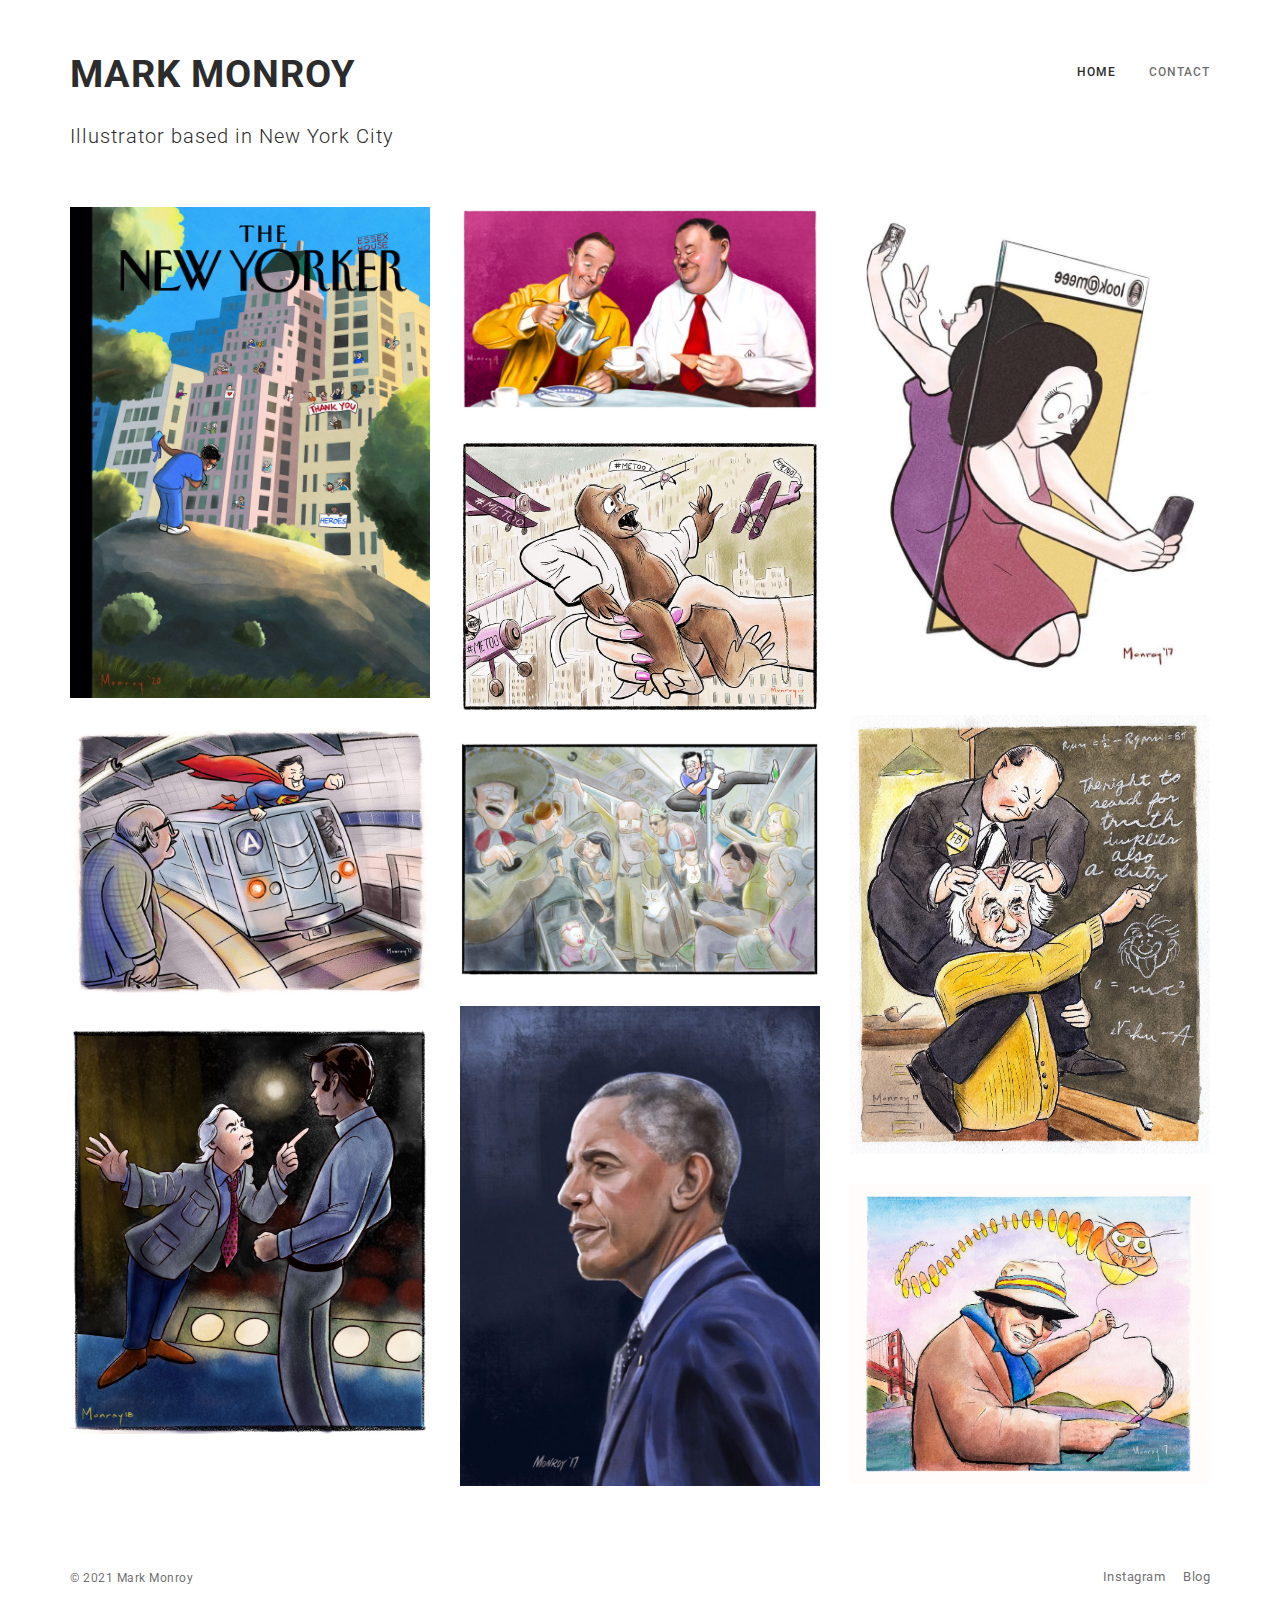
<file: index.html>
<!DOCTYPE html>
<html dir="ltr" lang="en-US">
  <head>
    <meta content="text/html; charset=utf-8" http-equiv="content-type">
    <!-- Metas -->
    <meta name="viewport" content="width=device-width, initial-scale=1.0">
    <meta name="author" content="CaliberThemes">
    <!-- Links -->
    <link rel="icon" type="image/png" href="images/favicon.png">
    <link href="https://fonts.googleapis.com/css?family=Roboto:300,400,500,700"
      rel="stylesheet">
    <link href="css/bootstrap.css" rel="stylesheet" type="text/css">
    <link href="css/ionicons.css" rel="stylesheet" type="text/css">
    <link href="css/cubeportfolio.css" rel="stylesheet" type="text/css">
    <link href="css/owl.carousel.css" rel="stylesheet" type="text/css">
    <link href="style.css" rel="stylesheet" type="text/css">
    <!-- Document Title -->
    <title>Mark Monroy</title>
  </head>
  <body>
    <!-- Page Wrapper -->
    <div id="page-wrapper">
      <!-- Header -->
      <header id="header" class="standard">
        <div class="header-wrapper">
          <div class="container">
            <div id="logo"> <a href="index.html"> <!--<img src="images/logo.png" alt="Logo">-->
				 <h1 class="heading" style="font-weight:700;">MARK MONROY</h1></a></div>
            <span id="menu-trigger"><span></span></span>
            <nav id="main-menu">
              <ul>
                <li><a href="index.html" class="active">
                    <div>HOME</div>
                  </a> </li>
               <!-- <li><a href="about.html">
                    <div>ABOUT</div>
                  </a> </li>-->
                <li><a href="contact.html">
                    <div>CONTACT</div>
                  </a> </li>
              </ul>
            </nav>
          </div>
        </div>
      </header>
      <!-- Header Ends -->
      <!-- Content Wrapper -->
      <div id="content-wrapper">
        <!-- Main Wrapper -->
        <div id="main-wrapper">
          <div class="container">
            <div class="row">
              <div class="col-sm-12">
                <div class="page-title">
                  <h4 class="heading">Illustrator based in New York City</h4>
                </div>
                <!-- Portfolio Wrap -->
                <div class="portfolio-wrap">
                 

                  <!-- Portfolio Filter -->
<!--- Disabled for now
                  <div id="filters-container" class="cbp-l-filters-text text-left">
                    <div data-filter="*" class="cbp-filter-item-active cbp-filter-item">
                      All </div>
                    <div data-filter=".editorial" class="cbp-filter-item">
                      Editorial </div>
                    <div data-filter=".comics" class="cbp-filter-item"> Comics </div>
                    <div data-filter=".sketches" class="cbp-filter-item">
                      Sketches </div>
                    <div data-filter=".fine-art" class="cbp-filter-item"> Fine
                      Art </div>
                  </div>
-->
                  <!-- Portfolio Filter -->
                  
                                    <!-- Portfolio Items -->
                                    <div id="portfolio-container" class="cbp" data-layoutmode="grid" data-gaphorizontal="30" data-gapvertical="30" data-captionanimation="zoom" data-animationtype="quicksand">

<!-- Do not edit below here -->  


<!-- Start Item 11 -->   
                                        <div class="cbp-item editorial">
                                            <a href="images/portfolio/mm/7pm_cheers.jpg" class="cbp-caption cbp-lightbox" data-title="The Plague's The Thing'">
                                                <div class="cbp-caption-defaultWrap">
                                                    <img src="images/portfolio/mm/7pm_cheers.jpg" alt="">
                                                </div>
                                                <div class="cbp-caption-activeWrap">
                                                    <div class="cbp-l-caption-alignLeft">
                                                        <div class="cbp-l-caption-body">
                                                            <div class="cbp-l-caption-title">The Plague's The Thing</div>
                                                            <div class="cbp-l-caption-desc">Fake/spec New Yorker cover; my take on New York's nightly ritual thanking essential workers. Digital.</div>
                                                        </div>
                                                    </div>
                                                </div>
                                            </a>
                                        </div>
<!-- End Item 11 --> 


<!-- Start Item 10 -->   
                                        <div class="cbp-item editorial">
                                            <a href="images/portfolio/mm/stan_ollie.jpg" class="cbp-caption cbp-lightbox" data-title="A Final Nice Mess">
                                                <div class="cbp-caption-defaultWrap">
                                                    <img src="images/portfolio/mm/stan_ollie.jpg" alt="">
                                                </div>
                                                <div class="cbp-caption-activeWrap">
                                                    <div class="cbp-l-caption-alignLeft">
                                                        <div class="cbp-l-caption-body">
                                                            <div class="cbp-l-caption-title">A Final Nice Mess</div>
                                                            <div class="cbp-l-caption-desc">I really enjoyed the recent film “Stan and Ollie” starring Steve Coogan and John C. Reilly as the title characters. Digital.</div>
                                                        </div>
                                                    </div>
                                                </div>
                                            </a>
                                        </div>
<!-- End Item 10 -->   

<!-- Start Item 9 -->   
                                        <div class="cbp-item editorial">
                                            <a href="images/portfolio/mm/pay_no_attention.jpg" class="cbp-caption cbp-lightbox" data-title="Pay No Attention">
                                                <div class="cbp-caption-defaultWrap">
                                                    <img src="images/portfolio/mm/pay_no_attention.jpg" alt="">
                                                </div>
                                                <div class="cbp-caption-activeWrap">
                                                    <div class="cbp-l-caption-alignLeft">
                                                        <div class="cbp-l-caption-body">
                                                            <div class="cbp-l-caption-title">Pay No Attention to the Woman Behind That Selfie</div>
                                                            <div class="cbp-l-caption-desc">Inspired by an article about the pitfalls of social media. Digital.</div>
                                                        </div>
                                                    </div>
                                                </div>
                                            </a>
                                        </div>
<!-- End Item 9 -->   

<!-- Start Item 8 -->   
                                        <div class="cbp-item editorial">
                                            <a href="images/portfolio/mm/kong.jpg" class="cbp-caption cbp-lightbox" data-title="It Was Unity Killed the Beast">
                                                <div class="cbp-caption-defaultWrap">
                                                    <img src="images/portfolio/mm/kong.jpg" alt="">
                                                </div>
                                                <div class="cbp-caption-activeWrap">
                                                    <div class="cbp-l-caption-alignLeft">
                                                        <div class="cbp-l-caption-body">
                                                            <div class="cbp-l-caption-title">It Was Unity Killed the Beast</div>
                                                            <div class="cbp-l-caption-desc">I love old movies, but I’m happy to see all these handsy gorillas getting what fer. Digital.</div>
                                                        </div>
                                                    </div>
                                                </div>
                                            </a>
                                        </div>
<!-- End Item 8 -->    



<!-- Start Item 7 -->   
                                        <div class="cbp-item editorial">
                                            <a href="images/portfolio/mm/einstein_hoover.jpg" class="cbp-caption cbp-lightbox" data-title="Einstein">
                                                <div class="cbp-caption-defaultWrap">
                                                    <img src="images/portfolio/mm/einstein_hoover.jpg" alt="">
                                                </div>
                                                <div class="cbp-caption-activeWrap">
                                                    <div class="cbp-l-caption-alignLeft">
                                                        <div class="cbp-l-caption-body">
                                                            <div class="cbp-l-caption-title">Einstein</div>
                                                            <div class="cbp-l-caption-desc">Having his space invaded by J. Edgar Hoover, who thought he was a dirty commie. Ink and watercolor.</div>
                                                        </div>
                                                    </div>
                                                </div>
                                            </a>
                                        </div>
<!-- End Item 7 -->    

<!-- Start Item 6 -->   
<!-- Rotate Out                                        <div class="cbp-item editorial">
                                            <a href="images/portfolio/mm/colbert.jpg" class="cbp-caption cbp-lightbox" data-title="Stephen Colbert">
                                                <div class="cbp-caption-defaultWrap">
                                                    <img src="images/portfolio/mm/colbert.jpg" alt="">
                                                </div>
                                                <div class="cbp-caption-activeWrap">
                                                    <div class="cbp-l-caption-alignLeft">
                                                        <div class="cbp-l-caption-body">
                                                            <div class="cbp-l-caption-title">Stephen Colbert</div>
                                                            <div class="cbp-l-caption-desc">Late-night comfort TV. Digital.</div>
                                                        </div>
                                                    </div>
                                                </div>
                                            </a>
                                        </div>

-->
<!-- End Item 6 -->

<!-- Start Item 5 -->   
<!-- Rotate Out 						<div class="cbp-item editorial">
                                            <a href="images/portfolio/mm/princess_julia.jpg" class="cbp-caption cbp-lightbox" data-title="Princess Julia">
                                                <div class="cbp-caption-defaultWrap">
                                                    <img src="images/portfolio/mm/princess_julia.jpg" alt="">
                                                </div>
                                                <div class="cbp-caption-activeWrap">
                                                    <div class="cbp-l-caption-alignLeft">
                                                        <div class="cbp-l-caption-body">
                                                            <div class="cbp-l-caption-title">Princess Julia</div>
                                                            <div class="cbp-l-caption-desc">I illustrated an 8 page storybook starring a girl with special needs, as shown in the NBC home makeover series <i>George to the Rescue</i>. Digital.</div>
                                                        </div>
                                                    </div>
                                                </div>
                                            </a>
                                        </div>
-->
<!-- End Item 5 -->    

<!-- Start Item 4 -->   
                                        <div class="cbp-item editorial">
                                            <a href="images/portfolio/mm/subway_superman.jpg" class="cbp-caption cbp-lightbox" data-title="Subway Superman">
                                                <div class="cbp-caption-defaultWrap">
                                                    <img src="images/portfolio/mm/subway_superman.jpg" alt="">
                                                </div>
                                                <div class="cbp-caption-activeWrap">
                                                    <div class="cbp-l-caption-alignLeft">
                                                        <div class="cbp-l-caption-body">
                                                            <div class="cbp-l-caption-title">Subway Superman</div>
                                                            <div class="cbp-l-caption-desc">Inspired by an article about people who live in a world built of their own imagination. Digital.</div>
                                                        </div>
                                                    </div>
                                                </div>
                                            </a>
                                        </div>
<!-- End Item 4 -->    

<!-- Start Item 3 -->   
                                        <div class="cbp-item editorial">
                                            <a href="images/portfolio/mm/see_something.jpg" class="cbp-caption cbp-lightbox" data-title="If You See Something">
                                                <div class="cbp-caption-defaultWrap">
                                                    <img src="images/portfolio/mm/see_something.jpg" alt="">
                                                </div>
                                                <div class="cbp-caption-activeWrap">
                                                    <div class="cbp-l-caption-alignLeft">
                                                        <div class="cbp-l-caption-body">
                                                            <div class="cbp-l-caption-title">If You See Something, Draw Something.</div>
                                                            <div class="cbp-l-caption-desc">My alter ego finds himself enthralled with the characters on a packed subway car. Digital.</div>
                                                        </div>
                                                    </div>
                                                </div>
                                            </a>
                                        </div>
<!-- End Item 3 -->    

<!-- Start Item 2 -->   
                                        <div class="cbp-item fine-art">
                                            <a href="images/portfolio/mm/obama17.jpg" class="cbp-caption cbp-lightbox" data-title="Barack Obama">
                                                <div class="cbp-caption-defaultWrap">
                                                    <img src="images/portfolio/mm/obama17.jpg" alt="">
                                                </div>
                                                <div class="cbp-caption-activeWrap">
                                                    <div class="cbp-l-caption-alignLeft">
                                                        <div class="cbp-l-caption-body">
                                                            <div class="cbp-l-caption-title">Barack Obama</div>
                                                            <div class="cbp-l-caption-desc">44th and final President of the United States. Digital.</div>
                                                        </div>
                                                    </div>
                                                </div>
                                            </a>
                                        </div>
<!-- End Item 2 -->    

<!-- Start Item 1 -->   
                                        <div class="cbp-item editorial">
                                            <a href="images/portfolio/mm/barry_henry.jpg" class="cbp-caption cbp-lightbox" data-title="Sit On It Once More, With Feeling">
                                                <div class="cbp-caption-defaultWrap">
                                                    <img src="images/portfolio/mm/barry_henry.jpg" alt="">
                                                </div>
                                                <div class="cbp-caption-activeWrap">
                                                    <div class="cbp-l-caption-alignLeft">
                                                        <div class="cbp-l-caption-body">
                                                            <div class="cbp-l-caption-title">Sit On It Once More, With Feeling</div>
                                                            <div class="cbp-l-caption-desc">Loving "Barry" on HBO, and its many scene-stealers, especially Henry Winkler as over-the-top acting instructor Gene Cousineau. Digital.</div>
                                                        </div>
                                                    </div>
                                                </div>
                                            </a>
                                        </div>
<!-- End Item 1 --> 

<!-- Start Item 0 -->   
                                        <div class="cbp-item editorial">
                                            <a href="images/portfolio/mm/tyrus_wong.jpg" class="cbp-caption cbp-lightbox" data-title="Tyrus Wong">
                                                <div class="cbp-caption-defaultWrap">
                                                    <img src="images/portfolio/mm/tyrus_wong.jpg" alt="">
                                                </div>
                                                <div class="cbp-caption-activeWrap">
                                                    <div class="cbp-l-caption-alignLeft">
                                                        <div class="cbp-l-caption-body">
                                                            <div class="cbp-l-caption-title">Tyrus Wong</div>
                                                            <div class="cbp-l-caption-desc">Famed Disney layout artist and late-in-life kite maker. Ink and watercolor.</div>
                                                        </div>
                                                    </div>
                                                </div>
                                            </a>
                                        </div>
<!-- End Item 0 --> 

<!-- Do not edit above here -->  
                                    </div>
                                    <!-- Portfolio Items Ends -->                  


 								</div>
                <!-- Portfolio Wrap Ends --> </div>
            </div>
          </div>
        </div>
        <!-- Main Wrapper Ends -->
        <!-- Footer -->
        <footer id="footer" class="standard">
          <div class="container">
            <div class="row">
              <div class="col-xs-12 col-sm-6">
                <div class="copyrights">
                  <p>&COPY; 2021 Mark Monroy</p>
                </div>
              </div>
              <div class="col-xs-12 col-sm-6">
                <div class="footer-socials">
                	<a href="https://www.instagram.com/mmsketch/">Instagram</a> <a href="https://art.markmonroy.com">Blog</a>
                </div>
              </div>
            </div>
          </div>
        </footer>
        <!-- Footer Ends --> </div>
      <!-- Content Wrapper Ends --> </div>
    <!-- Page Wrapper Ends -->
    <!-- Scripts -->
    <script src="js/jquery-1.12.4.min.js"></script>
    <script src="js/superfish.js"></script>
    <script src="js/cubeportfolio.min.js"></script>
    <script src="js/owl.carousel.min.js"></script>
    <script src="js/main.js"></script>
    <!-- Scripts Ends -->
  </body>
</html>
</file>
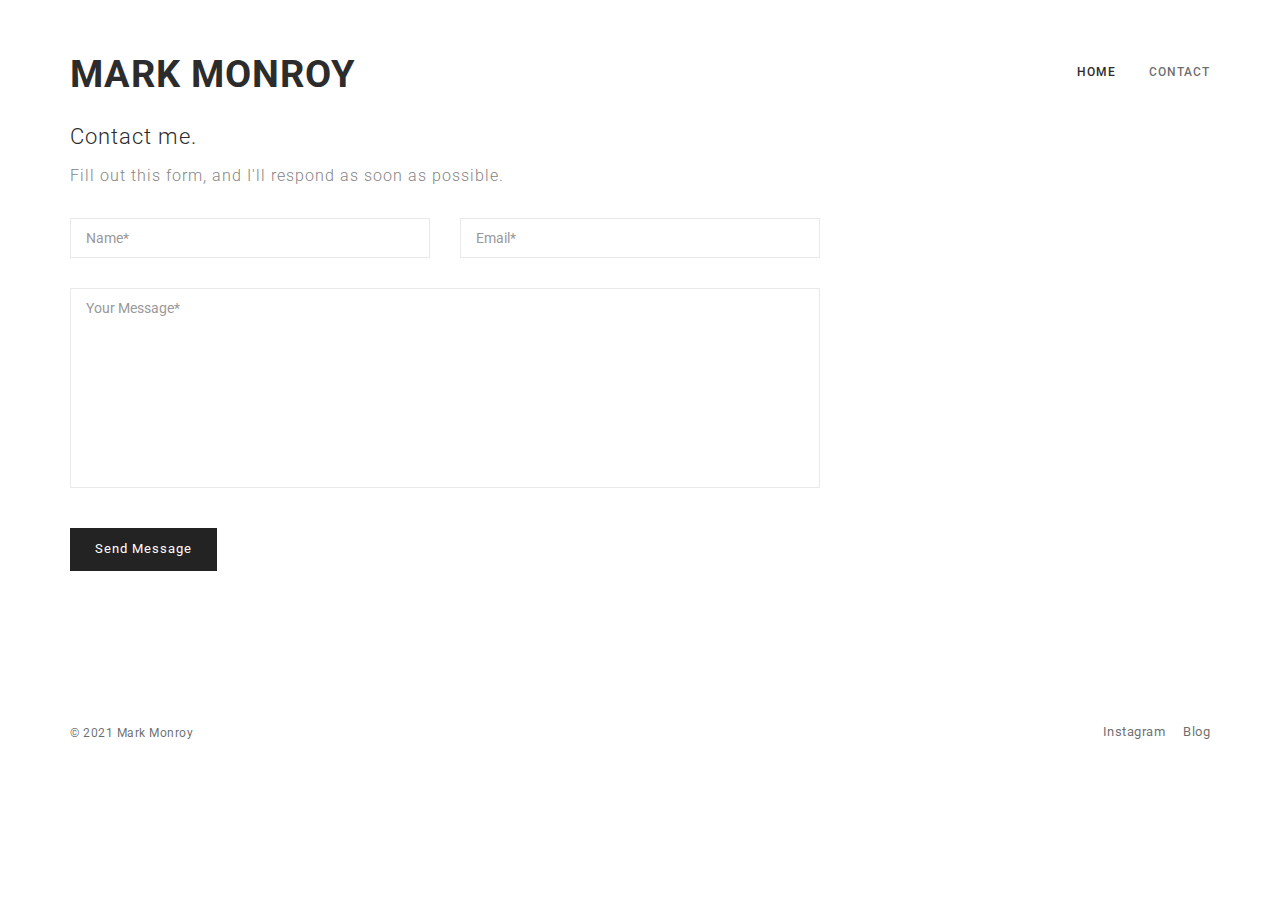
<file: contact.html>
<!DOCTYPE html>
<html dir="ltr" lang="en-US">
 <head>
    <meta content="text/html; charset=utf-8" http-equiv="content-type">
    <!-- Metas -->
    <meta name="viewport" content="width=device-width, initial-scale=1.0">
    <meta name="author" content="CaliberThemes">
    <!-- Links -->
    <link rel="icon" type="image/png" href="images/favicon.png">
    <link href="https://fonts.googleapis.com/css?family=Roboto:300,400,500,700"
      rel="stylesheet">
    <link href="css/bootstrap.css" rel="stylesheet" type="text/css">
    <link href="css/ionicons.css" rel="stylesheet" type="text/css">
    <link href="css/cubeportfolio.css" rel="stylesheet" type="text/css">
    <link href="css/owl.carousel.css" rel="stylesheet" type="text/css">
    <link href="style.css" rel="stylesheet" type="text/css">
    <!-- Document Title -->
    <title>Mark Monroy</title>
  </head>
  <body>
    <!-- Page Wrapper -->
    <div id="page-wrapper">
      <!-- Header -->
      <header id="header" class="standard">
        <div class="header-wrapper">
          <div class="container">
            <div id="logo"> <a href="index.html"> <!--<img src="images/logo.png" alt="Logo">-->
				 <h1 class="heading" style="font-weight:700;">MARK MONROY</h1></a></div>
            <span id="menu-trigger"><span></span></span>
            <nav id="main-menu">
              <ul>
                <li><a href="index.html" class="active">
                    <div>HOME</div>
                  </a> </li>
               <!-- <li><a href="about.html">
                    <div>ABOUT</div>
                  </a> </li>-->
                <li><a href="contact.html">
                    <div>CONTACT</div>
                  </a> </li>
              </ul>
            </nav>
          </div>
        </div>
      </header>
      <!-- Header Ends -->

            <!-- Content Wrapper -->
            <div id="content-wrapper">

                <!-- Main Wrapper -->
                <div id="main-wrapper">
                    <div class="container">
                        <div class="row">
                            <div class="col-sm-12">
                                <div class="page-title has-description">
                                    <h3>Contact me.</h3>
                                    <p>Fill out this form, and I'll respond as soon as possible.</p>
                                </div>
                            </div>
                            <div class="col-sm-8 col-md-8">
                                <form method="POST" action="https://formspree.io/f/xyybaoyb" id="contact-form" class="contact-form">
                                    <div class="form-process"></div>
                                    <div class="col-sm-6 no-padding-left form-control-wrap">
                                        <input id="name" class="form-control" placeholder="Name*" name="name" type="text">
                                        <span class="name contact-error-msg">Please fill in the required field.</span>
                                    </div>
                                    <div class="col-sm-6 no-padding-right form-control-wrap">
                                        <input id="email" class="form-control" placeholder="Email*" name="email" type="email" >
                                        <span class="email contact-error-msg">Please enter a valid email address.</span>
                                    </div>
                                    <div class="col-sm-12 no-padding-left no-padding-right form-control-wrap">
                                        <textarea id="message" class="form-control" placeholder="Your Message*" name="message"  ></textarea>
                                        <span class="message contact-error-msg">Please fill in the required field.</span>
                                    </div>
                                    <div class="form-submit">
                                        <button name="submit" type="submit" id="submit">Send Message</button>
                                    </div>
                                    <br>
                                    <span class="contact-failed">Message not sent, Please try again.</span>
                                    <span class="contact-success">Message sent successfully.</span>
                                </form>
                            </div>
                            <div class="col-sm-4 col-md-4">
                                <div class="contact-info">
                                    <!-- DNU <div>
                                        <span>Email</span>
                                        kraft@gmail.com
                                    </div>
                                    <div>
                                        <span>Phone</span>
                                        022844 998 234
                                    </div>
                                    <address>
                                        <span>Address</span>
                                        833 Indian Summer Court<br>Carol Stream, IL 60188
                                    </address> -->   
                                </div>
                            </div>
                        </div>
                    </div>
                </div>    
                <!-- Main Wrapper Ends -->

                <!-- Footer -->
                <footer id="footer" class="standard">
                    <div class="container">
                        <div class="row">
                            <div class="col-xs-12 col-sm-6">
                                <div class="copyrights">
                                    <p>&COPY; 2021 Mark Monroy</p>
                                </div>
                            </div>
						  <div class="col-xs-12 col-sm-6">
							<div class="footer-socials">
								<a href="https://www.instagram.com/mmsketch/">Instagram</a> <a href="https://art.markmonroy.com">Blog</a>
							</div>
						  </div>
                        </div>
                    </div>
                </footer>
                <!-- Footer Ends -->

            </div>
            <!-- Content Wrapper Ends -->

        </div> 
        <!-- Page Wrapper Ends -->
        
        <!-- Scripts -->
        <script src="js/jquery-1.12.4.min.js"></script>
        <script src="js/superfish.js"></script>
        <script src="js/cubeportfolio.min.js"></script>
        <script src="js/owl.carousel.min.js"></script>
        <!--<script src="js/main.js"></script>-->
        <!-- Scripts Ends -->
    </body>
</html>
</file>
<file: style.css>
/*-----------------------------------------------------------
    Theme Name: Kraft
    Theme URI: http://demo.caliberthemes.com/html/kraft/demo.html 
    Description: Minimal Portfolio Template
    Author: CaliberThemes
    Author URI: https://themeforest.net/user/caliberthemes
    Version: 1.3
-------------------------------------------------------------*/
/*-----------------------------------------------------------
    1  Basic
    2  Typography
    3  Helper 
    4  Header
    5  Contents
    6  Carousel  
    7  Button
    8  Portfolio
    9  Project Single
    10 Forms
    11 Contact & Address
    12 Blog
    13 Blog Single
    14 Comments
    15 Footer
    16 Responsive 
-------------------------------------------------------------*/
/*-----------------------------------------------------------
    Basic 
-------------------------------------------------------------*/
dl, dt, dd, ol, ul, li {
  margin: 0;
  padding: 0;
}

a {
  font-size: 12px;
  font-weight: 500;
  color: #2c2c2c;
  text-decoration: none;
  letter-spacing: 1px;
}
a:hover {
  color: rgba(44, 44, 44, 0.8);
  text-decoration: none;
}

img {
  max-width: 100%;
}

h1, h2, h3, h4, h5, h6 {
  color: #2c2c2c;
  margin-top: 0;
  margin-bottom: 15px;
  letter-spacing: 1px;
  font-weight: 300;
}

::selection {
  background: #2c2c2c;
  color: #fff;
  text-shadow: none;
}

::-moz-selection {
  background: #2c2c2c;
  color: #fff;
  text-shadow: none;
}

::-webkit-selection {
  background: #2c2c2c;
  color: #fff;
  text-shadow: none;
}

:active,
:focus {
  outline: none !important;
}

/*-----------------------------------------------------------
    Typography 
-------------------------------------------------------------*/
body {
  font-family: 'Roboto', sans-serif;
}

h1 {
  font-size: 28px;
  font-weight: 500;
}
h1.heading {
  font-size: 38px;
  font-weight: 300;
  line-height: 48px;
}

h2 {
  font-size: 24px;
}
h2.title {
  font-size: 28px;
}

h3 {
  font-size: 22px;
}

h4 {
  font-size: 20px;
}

h5 {
  font-size: 18px;
}

h6 {
  font-size: 16px;
}

p {
  font-size: 16px;
  font-weight: 300;
  line-height: 24px;
  letter-spacing: 1px;
  color: #848484;
  margin-bottom: 15px;
}
p.body-text {
  font-size: 18px;
  line-height: 30px;
}

li {
  font-size: 15px;
  font-weight: 300;
  color: #848484;
  margin-bottom: 10px;
  letter-spacing: 1px;
}

blockquote {
  font-weight: 500;
  font-size: 22px;
  color: #2c2c2c;
  letter-spacing: 1px;
  border-left-width: 3px;
  padding: 20px 30px;
  background: #f8f8f8;
}

/*-----------------------------------------------------------
    Helper Classes 
-------------------------------------------------------------*/
.no-padding-left {
  padding-left: 0 !important;
}

.no-padding-right {
  padding-right: 0 !important;
}

.no-margin-top {
  margin-top: 0 !important;
}

.no-margin-bottom {
  margin-bottom: 0 !important;
}

.margin-top-5 {
  margin-top: 5px !important;
}

.margin-top-10 {
  margin-top: 10px !important;
}

.margin-top-15 {
  margin-top: 15px !important;
}

.margin-top-20 {
  margin-top: 20px !important;
}

.margin-top-25 {
  margin-top: 25px !important;
}

.margin-top-30 {
  margin-top: 30px !important;
}

.margin-top-35 {
  margin-top: 35px !important;
}

.margin-top-40 {
  margin-top: 40px !important;
}

.margin-top-45 {
  margin-top: 45px !important;
}

.margin-top-50 {
  margin-top: 50px !important;
}

.margin-top-55 {
  margin-top: 55px !important;
}

.margin-top-60 {
  margin-top: 60px !important;
}

.margin-top-65 {
  margin-top: 65px !important;
}

.margin-top-70 {
  margin-top: 70px !important;
}

.margin-top-75 {
  margin-top: 75px !important;
}

.margin-top-80 {
  margin-top: 80px !important;
}

.margin-top-85 {
  margin-top: 85px !important;
}

.margin-top-90 {
  margin-top: 95px !important;
}

.margin-top-95 {
  margin-top: 95px !important;
}

.margin-top-100 {
  margin-top: 100px !important;
}

.margin-bottom-5 {
  margin-bottom: 5px !important;
}

.margin-bottom-10 {
  margin-bottom: 10px !important;
}

.margin-bottom-15 {
  margin-bottom: 15px !important;
}

.margin-bottom-20 {
  margin-bottom: 20px !important;
}

.margin-bottom-25 {
  margin-bottom: 25px !important;
}

.margin-bottom-30 {
  margin-bottom: 30px !important;
}

.margin-bottom-35 {
  margin-bottom: 35px !important;
}

.margin-bottom-40 {
  margin-bottom: 40px !important;
}

.margin-bottom-45 {
  margin-bottom: 45px !important;
}

.margin-bottom-50 {
  margin-bottom: 50px !important;
}

.margin-bottom-55 {
  margin-bottom: 55px !important;
}

.margin-bottom-60 {
  margin-bottom: 60px !important;
}

.margin-bottom-65 {
  margin-bottom: 65px !important;
}

.margin-bottom-70 {
  margin-bottom: 70px !important;
}

.margin-bottom-75 {
  margin-bottom: 75px !important;
}

.margin-bottom-80 {
  margin-bottom: 80px !important;
}

.margin-bottom-85 {
  margin-bottom: 85px !important;
}

.margin-bottom-90 {
  margin-bottom: 90px !important;
}

.margin-bottom-95 {
  margin-bottom: 95px !important;
}

.margin-bottom-100 {
  margin-bottom: 100px !important;
}

.text-left {
  text-align: left !important;
}

.text-right {
  text-align: right !important;
}

.text-center {
  text-align: center !important;
}

/*-----------------------------------------------------------
    Header
-------------------------------------------------------------*/
#header.standard {
  padding-top: 50px;
}
#header.standard .header-wrapper {
  position: relative;
}
#header.standard .header-wrapper #logo {
  float: left;
}
#header.standard .header-wrapper #logo a {
  font-size: 26px;
  font-weight: 600;
  color: #2c2c2c;
  letter-spacing: 1px;
  display: block;
}
#header.standard .header-wrapper #logo a img {
  max-height: 70px;
}
#header.standard .header-wrapper #logo a:hover {
  text-decoration: none;
}
#header.standard .header-wrapper #menu-trigger {
  position: absolute;
  display: none;
  right: 15px;
  top: 5px;
  cursor: pointer;
}
#header.standard .header-wrapper #menu-trigger span {
  display: inline-block;
  position: relative;
}
#header.standard .header-wrapper #menu-trigger span:before, #header.standard .header-wrapper #menu-trigger span:after {
  content: '';
  position: absolute;
}
#header.standard .header-wrapper #menu-trigger span:before {
  top: -8px;
}
#header.standard .header-wrapper #menu-trigger span:after {
  top: 8px;
}
#header.standard .header-wrapper #menu-trigger span:before, #header.standard .header-wrapper #menu-trigger span:after, #header.standard .header-wrapper #menu-trigger span {
  background-color: #333;
  width: 25px;
  height: 2px;
  -webkit-transition: .3s all;
  -o-transition: .3s all;
  transition: .3s all;
}
#header.standard .header-wrapper #menu-trigger.open span {
  background-color: transparent;
}
#header.standard .header-wrapper #menu-trigger.open span:before {
  -webkit-transform: translateY(8px) rotateZ(-45deg);
  -moz-transform: translateY(8px) rotateZ(-45deg);
  -ms-transform: translateY(8px) rotateZ(-45deg);
  -o-transform: translateY(8px) rotateZ(-45deg);
  transform: translateY(8px) rotateZ(-45deg);
}
#header.standard .header-wrapper #menu-trigger.open span:after {
  -webkit-transform: translateY(-8px) rotateZ(45deg);
  -moz-transform: translateY(-8px) rotateZ(45deg);
  -ms-transform: translateY(-8px) rotateZ(45deg);
  -o-transform: translateY(-8px) rotateZ(45deg);
  transform: translateY(-8px) rotateZ(45deg);
}
#header.standard .header-wrapper #main-menu {
  float: right;
}
#header.standard .header-wrapper #main-menu ul li {
  list-style-type: none;
  margin-bottom: 0;
}
#header.standard .header-wrapper #main-menu ul li ul {
  display: none;
}
#header.standard .header-wrapper #main-menu ul li a {
  letter-spacing: 1px;
  display: block;
  -webkit-transition: .3s all;
  -o-transition: .3s all;
  transition: .3s all;
}
#header.standard .header-wrapper #main-menu ul li a:hover {
  text-decoration: none;
}
#header.standard .header-wrapper #main-menu > ul > li {
  display: inline-block;
  margin-left: 30px;
  position: relative;
}
#header.standard .header-wrapper #main-menu > ul > li > a {
  color: rgba(44, 44, 44, 0.7);
  line-height: 45px;
}
#header.standard .header-wrapper #main-menu > ul > li > a.active {
  color: #2c2c2c;
}
#header.standard .header-wrapper #main-menu > ul > li:hover > a {
  color: #2c2c2c;
}
#header.standard .header-wrapper #main-menu > ul > li .level-two, #header.standard .header-wrapper #main-menu > ul > li .level-three {
  position: absolute;
  z-index: 10;
  width: 170px;
}
#header.standard .header-wrapper #main-menu > ul > li .level-two a, #header.standard .header-wrapper #main-menu > ul > li .level-three a {
  color: #848484;
  padding: 12px 15px;
  font-size: 11px;
  font-weight: 400;
}
#header.standard .header-wrapper #main-menu > ul > li .level-two a:hover, #header.standard .header-wrapper #main-menu > ul > li .level-two a.active, #header.standard .header-wrapper #main-menu > ul > li .level-three a:hover, #header.standard .header-wrapper #main-menu > ul > li .level-three a.active {
  background-color: rgba(40, 40, 40, 0.8);
  color: #cecece;
}
#header.standard .header-wrapper #main-menu > ul > li .level-two li, #header.standard .header-wrapper #main-menu > ul > li .level-three li {
  border-bottom: 1px solid rgba(132, 132, 132, 0.1);
}
#header.standard .header-wrapper #main-menu > ul > li .level-two > li:hover > a, #header.standard .header-wrapper #main-menu > ul > li .level-three > li:hover > a {
  background: #2d2d2d;
  color: #cecece;
}
#header.standard .header-wrapper #main-menu > ul > li .level-two {
  background-color: #232323;
}
#header.standard .header-wrapper #main-menu > ul > li .level-two.invert-dropdown {
  right: 0;
}
#header.standard .header-wrapper #main-menu > ul > li .level-two > li {
  position: relative;
}
#header.standard .header-wrapper #main-menu > ul > li .level-two .level-three {
  background-color: #232323;
  top: 0;
  left: 170px;
}
#header.standard .header-wrapper #main-menu > ul > li .level-two .level-three.invert-dropdown {
  left: -170px;
}

/*-----------------------------------------------------------
    Contents 
-------------------------------------------------------------*/
.page-title {
  margin-top: 12px;
  margin-bottom: 60px;
}
.page-title.has-description {
  margin-bottom: 30px;
}
.page-title.has-description h1 {
  margin-bottom: 10px;
}

.lists ul {
  list-style-type: none;
  float: left;
  margin-right: 30px;
}
.lists ul:last-of-type {
  margin-right: 0;
}
.lists ul li:before {
  content: '-';
  margin-right: 5px;
}

.avatar-img {
  padding-right: 10px;
  width: 100%;
}

.sep-line {
  border-top-color: #f1f1f1;
  margin-top: 80px;
  margin-bottom: 80px;
}

.content-box {
  margin-bottom: 40px;
}
.content-box h4 small {
  font-size: 13px;
  font-weight: 300;
  margin-bottom: 8px;
  color: #848484;
  display: block;
}
.content-box p {
  font-size: 16px;
  line-height: 24px;
  width: 85%;
  margin-bottom: 0;
}

.team-member {
  padding-bottom: 25px;
}
.team-member .member-avatar {
  margin-bottom: 30px;
}
.team-member .member-avatar img {
  width: 100%;
}
.team-member .member-info h6 {
  margin-bottom: 7px;
  text-align: center;
}
.team-member .member-info h6 .member-title {
  font-size: 16px;
  font-weight: 400;
  letter-spacing: 0;
  color: #2c2c2c;
}
.team-member .member-info h6 .member-title:after {
  content: '-';
  color: #848484;
  display: inline-block;
  margin: 0 7px;
}
.team-member .member-info h6 .member-position {
  font-size: 14px;
  font-weight: 300;
  color: #848484;
  display: inline-block;
  letter-spacing: 0;
}
.team-member .member-info .member-socials {
  text-align: center;
  list-style-type: none;
}
.team-member .member-info .member-socials li {
  display: inline-block;
  margin: 0 5px;
}
.team-member .member-info .member-socials li a {
  font-size: 13px;
  font-weight: 300;
  color: rgba(132, 132, 132, 0.7);
  letter-spacing: 0;
}
.team-member .member-info .member-socials li a:hover {
  color: #848484;
}

.client-list {
  list-style-type: none;
}
.client-list li, .client-list li a {
  font-size: 16px;
  font-weight: 300;
  letter-spacing: 0;
  margin-top: 20px;
  margin-bottom: 0;
  color: #848484;
}
.client-list li a:hover {
  color: #2c2c2c;
}

.cta {
  text-align: center;
}
.cta h2 {
  margin-bottom: 0;
}
.cta h2, .cta h2 a {
  font-size: 26px;
  line-height: 34px;
  letter-spacing: 0;
  font-weight: 300;
  color: #848484;
  display: inline-block;
}
.cta h2 a {
  color: #2c2c2c;
  font-weight: 500;
}
.cta h2 a:hover {
  opacity: .9;
}

.img-box {
  margin-bottom: 40px;
}
.img-box .box-thumb img {
  width: 100%;
}
.img-box .box-content h4 {
  margin-top: 35px;
}
.img-box .box-content p {
  line-height: 26px;
  margin-bottom: 30px;
}
.img-box.horizontal .box-thumb, .img-box.horizontal .box-content {
  width: 50%;
}
.img-box.horizontal .box-thumb {
  float: left;
}
.img-box.horizontal .box-content {
  display: inline-block;
  padding-left: 30px;
}
.img-box.horizontal .box-content h4 {
  margin-top: 30px;
}

.desc-list h6 {
  margin-bottom: 5px;
  font-weight: 400;
}
.desc-list p {
  line-height: 22px;
  letter-spacing: 0;
  margin-bottom: 0;
}

/*-----------------------------------------------------------
    Carousel
-------------------------------------------------------------*/
.kraft-carousel .owl-nav {
  display: none;
}
.kraft-carousel .owl-dots {
  padding-bottom: 15px;
  position: absolute;
  width: 100%;
  bottom: 0;
  margin-top: 0;
}
.kraft-carousel .owl-dots .owl-dot span {
  background-color: #2c2c2c;
  opacity: .4;
  margin: 0 7px;
  width: 14px;
  height: 14px;
  border-radius: 0;
}
.kraft-carousel .owl-dots .owl-dot span:hover {
  background-color: #2c2c2c;
  opacity: 1;
}
.kraft-carousel .owl-dots .owl-dot.active span {
  background-color: #2c2c2c;
  opacity: 1;
}

/*-----------------------------------------------------------
    Button
-------------------------------------------------------------*/
.button a {
  font-size: 13px;
  color: #2c2c2c;
  border: 1px solid #2c2c2c;
  padding: 8px 16px;
  display: inline-block;
  -webkit-transition: all .3s ease;
  -moz-transition: all .3s ease;
  transition: all .3s ease;
}
.button a:hover {
  text-decoration: none;
  background: #2c2c2c;
  color: #fff;
}
.button.solid a {
  background: #2c2c2c;
  color: #fff;
}
.button.solid a:hover {
  background: #3e3e3e;
}

/*-----------------------------------------------------------
    Portfolio
-------------------------------------------------------------*/
.portfolio-wrap .cbp-l-filters-text {
  padding: 0;
  margin-bottom: 10px;
}
.portfolio-wrap .cbp-l-filters-text .cbp-filter-item {
  font-family: 'Roboto';
  padding: 0;
  letter-spacing: 1px;
  line-height: normal;
  color: #848484;
  margin-left: 10px;
  margin-right: 10px;
}
.portfolio-wrap .cbp-l-filters-text .cbp-filter-item.cbp-filter-item-active, .portfolio-wrap .cbp-l-filters-text .cbp-filter-item:hover {
  color: #2c2c2c;
}
.portfolio-wrap .cbp-l-filters-text.text-left .cbp-filter-item {
  margin-left: 0;
  margin-right: 20px;
}
.portfolio-wrap .cbp-l-filters-text.text-right .cbp-filter-item {
  margin-left: 20px;
  margin-right: 0;
}
.portfolio-wrap .cbp-l-caption-title {
  font-family: 'Roboto';
  font-size: 20px;
  font-weight: 500;
  color: rgba(255, 255, 255, 0.9);
  margin-bottom: 7px;
  letter-spacing: 1px;
}
.portfolio-wrap .cbp-l-caption-desc {
  font-family: 'Roboto';
  font-size: 14px;
  font-weight: 300;
  color: rgba(255, 255, 255, 0.8);
  letter-spacing: 1px;
}
.portfolio-wrap .load-more {
  margin-top: 50px;
}
.portfolio-wrap .load-more.scroll {
  position: absolute;
  visibility: hidden;
}
.portfolio-wrap .cbp-mode-slider .cbp-wrapper, .portfolio-wrap .cbp-mode-slider .cbp-item {
  transition-duration: 2s;
}
.portfolio-wrap .cbp-mode-slider .cbp-l-grid-agency-title, .portfolio-wrap .cbp-mode-slider .cbp-l-grid-agency-desc {
  text-align: center;
}
.portfolio-wrap #portfolio-slider .cbp-nav-controls {
  top: 50%;
  transform: translateY(-50%);
  width: 100%;
}
.portfolio-wrap #portfolio-slider .cbp-nav-next, .portfolio-wrap #portfolio-slider .cbp-nav-prev {
  height: 30px;
  width: auto;
  padding: 0 15px;
  border: 1px solid #2c2c2c;
  background: transparent;
  border-radius: 0;
}
.portfolio-wrap #portfolio-slider .cbp-nav-next:after, .portfolio-wrap #portfolio-slider .cbp-nav-prev:after {
  font-family: 'ionicons';
  color: #2c2c2c;
  background: none;
  line-height: 11px;
  font-size: 17px;
}
.portfolio-wrap #portfolio-slider .cbp-nav-next:hover, .portfolio-wrap #portfolio-slider .cbp-nav-prev:hover {
  opacity: 1;
  background: #2c2c2c;
}
.portfolio-wrap #portfolio-slider .cbp-nav-next:hover:after, .portfolio-wrap #portfolio-slider .cbp-nav-prev:hover:after {
  color: #fff;
}
.portfolio-wrap #portfolio-slider .cbp-nav-next {
  float: right;
  right: 20px;
}
.portfolio-wrap #portfolio-slider .cbp-nav-next:after {
  content: '\f3d3';
}
.portfolio-wrap #portfolio-slider .cbp-nav-prev {
  float: left;
  left: 20px;
}
.portfolio-wrap #portfolio-slider .cbp-nav-prev:after {
  content: '\f3d2';
}
.portfolio-wrap #portfolio-slider.single-project .cbp-nav-controls {
  display: none;
}
.portfolio-wrap #portfolio-slider.single-project .cbp-nav-pagination {
  bottom: -40px;
}
.portfolio-wrap #portfolio-slider.single-project .cbp-nav-pagination-item {
  background: #2c2c2c;
  opacity: .4;
  width: 14px;
  height: 14px;
  margin: 0 6px;
}
.portfolio-wrap #portfolio-slider.single-project .cbp-nav-pagination-active {
  background: #2c2c2c;
  opacity: 1;
}
.portfolio-wrap #portfolio-slider.single-project .slider-project-details {
  position: absolute;
  z-index: 10;
  top: 0;
  width: 100%;
  height: 100%;
  background: rgba(0, 0, 0, 0.9);
  opacity: 0;
  transition: opacity 1s ease;
}
.portfolio-wrap #portfolio-slider.single-project .slider-project-details .sp-title, .portfolio-wrap #portfolio-slider.single-project .slider-project-details .sp-link {
  position: absolute;
  bottom: 40px;
  opacity: 0;
  transition: opacity 1.8s ease;
}
.portfolio-wrap #portfolio-slider.single-project .slider-project-details .sp-title {
  font-size: 32px;
  font-weight: 400;
  color: #fff;
  letter-spacing: normal;
  left: 40px;
  margin: 0;
}
.portfolio-wrap #portfolio-slider.single-project .slider-project-details .sp-link {
  font-size: 20px;
  font-weight: 400;
  color: #fff;
  opacity: .5;
  right: 40px;
}
.portfolio-wrap #portfolio-slider.single-project .slider-project-details .sp-link:hover {
  opacity: 1;
}
.portfolio-wrap #portfolio-slider.single-project .slider-project-details:hover {
  opacity: 1;
}
.portfolio-wrap #portfolio-slider.single-project .slider-project-details:hover .sp-title, .portfolio-wrap #portfolio-slider.single-project .slider-project-details:hover .sp-link {
  opacity: 1;
}
.portfolio-wrap #portfolio-slider.multiple-projects .cbp-nav-controls {
  opacity: 0;
  transition: opacity .8s ease;
}
.portfolio-wrap #portfolio-slider.multiple-projects .cbp-nav-pagination {
  display: none;
}
.portfolio-wrap #portfolio-slider.multiple-projects:hover .cbp-nav-controls {
  opacity: 1;
}
.portfolio-wrap [data-captionanimation="opacity"] .cbp-l-caption-title {
  color: #2c2c2c;
}
.portfolio-wrap [data-captionanimation="opacity"] .cbp-l-caption-desc {
  color: #848484;
}

.cbp:after, .cbp-lazyload:after, .cbp-popup-loadingBox:after {
  border-right-color: #2c2c2c;
  border-bottom-color: #363636;
  border-left-color: #404040;
  border-top-color: #d3d3d3;
}

.cbp-popup-lightbox-title {
  font-size: 14px;
  font-weight: 300;
}

.cbp-popup-lightbox-title, .cbp-popup-lightbox-counter {
  font-family: 'Roboto';
  letter-spacing: 1px;
}

.cbp-popup-lightbox .cbp-popup-next, .cbp-popup-lightbox .cbp-popup-prev, .cbp-popup-lightbox .cbp-popup-close {
  background-image: url("images/cbp-sprite.png");
}

.cbp-l-grid-agency-title {
  font-family: 'Roboto';
  font-size: 15px;
  font-weight: 500;
  color: #2c2c2c;
  text-align: left;
  margin-top: 15px;
}

.cbp-l-grid-agency-desc {
  font-family: 'Roboto';
  font-weight: 300;
  color: #848484;
  text-align: left;
}

.cbp-item:hover .cbp-l-grid-agency-title {
  color: #2c2c2c;
}

/*-----------------------------------------------------------
    Project Single
-------------------------------------------------------------*/
.project-single {
  margin-top: 50px;
}

.project-title h1 {
  margin-bottom: 0;
}
.project-title p {
  margin: 10px 0 0 0;
  font-size: 18px;
  font-weight: 400;
  color: #2c2c2c;
}

.project-desc {
  margin-top: 15px;
}

.project-images img {
  margin-bottom: 30px;
  width: 100%;
}
.project-images img:last-of-type {
  margin-bottom: 0;
}

.project-meta {
  list-style-type: none;
}
.project-meta li, .project-meta li a {
  font-size: 14px;
  font-weight: 300;
  color: #848484;
}
.project-meta li span, .project-meta li a span {
  font-size: 16px;
  font-weight: 500;
  color: #2c2c2c;
  display: block;
}
.project-meta a {
  margin-right: 3px;
}
.project-meta a:hover {
  text-decoration: none;
  color: #2c2c2c;
}

.project-nav {
  list-style-type: none;
  text-align: center;
  margin-top: 50px;
}
.project-nav li {
  margin-bottom: 0;
}
.project-nav li, .project-nav li a {
  font-size: 14px;
  font-weight: 400;
  color: #2c2c2c;
  -webkit-transition: .3s all;
  -o-transition: .3s all;
  transition: .3s all;
}
.project-nav li:hover, .project-nav li a:hover {
  border-color: #2c2c2c;
  text-decoration: none;
}
.project-nav a {
  border-bottom: 1px solid rgba(44, 44, 44, 0.6);
  padding-bottom: 2px;
}
.project-nav .page-prev {
  float: left;
}
.project-nav .page-main {
  display: inline-block;
}
.project-nav .page-next {
  float: right;
}

/*-----------------------------------------------------------
    Forms
-------------------------------------------------------------*/
.form-control {
  border-radius: 0;
  box-shadow: none;
  border-color: #e9e9e9;
  font-size: 14px;
  font-weight: 400;
  color: #b1b1b1;
  padding: 9px 15px;
  height: auto;
  margin-bottom: 30px;
}
.form-control:focus {
  border-color: #c1c1c1;
  box-shadow: none;
}

textarea {
  resize: none;
  height: 200px !important;
}

.form-submit button {
  font-size: 13px;
  font-weight: 400;
  letter-spacing: 1px;
  color: #fff;
  border: 0;
  background: #232323;
  padding: 12px 25px;
  margin-top: 10px;
  -webkit-transition: .3s all;
  -o-transition: .3s all;
  transition: .3s all;
}
.form-submit button:hover {
  background: #2e2f2f;
}

/*-----------------------------------------------------------
    Contact & Address 
-------------------------------------------------------------*/
.contact-form {
  margin-bottom: 50px;
  position: relative;
}
.contact-form .form-control-wrap {
  position: relative;
}
.contact-form .form-control-wrap .contact-error-msg {
  position: absolute;
  top: 45px;
  color: #e03131;
}
.contact-form .form-control-wrap #message + .contact-error-msg {
  position: static;
  margin-top: -20px;
}
.contact-form .form-control-wrap .contact-error-msg {
  display: none !important;
}
.contact-form .form-control-wrap .contact-error-msg.validation-error {
  display: block !important;
}
.contact-form .contact-success, .contact-form .contact-failed {
  color: #2c2c2c;
  margin-top: 15px;
  font-size: 18px;
  font-weight: 400;
  display: none;
}
.contact-form .contact-failed {
  color: #e03131;
}
.contact-form .contact-failed.validation-error {
  display: block !important;
}
.contact-form .contact-success.validated {
  display: block !important;
}

.form-process {
  display: none;
  position: absolute;
  z-index: 3;
  width: 100%;
  height: 100%;
  background: url(images/preloader.gif) center center no-repeat rgba(255, 255, 255, 0.7);
}

.contact-info div, .contact-info address {
  font-size: 14px;
  font-weight: 300;
  color: #848484;
  letter-spacing: 1px;
}
.contact-info div span, .contact-info address span {
  display: block;
  font-size: 16px;
  font-weight: 500;
  color: #2c2c2c;
  letter-spacing: 1px;
}
.contact-info div {
  margin-bottom: 10px;
}

#map-block {
  position: relative;
  width: 100%;
  height: 400px;
  margin-top: 50px;
}
#map-block #googleMap {
  display: block;
  position: absolute;
  top: 0;
  left: 0;
  height: 100%;
  width: 100%;
}

/*-----------------------------------------------------------
    Blog
-------------------------------------------------------------*/
.post-list .post {
  margin-bottom: 50px;
  padding-bottom: 50px;
  border-bottom: 1px solid rgba(132, 132, 132, 0.15);
}
.post-list .post:last-of-type {
  margin-bottom: 0;
  padding-bottom: 0;
  border-bottom: 0;
}
.post-list .post .post-img {
  display: block;
}
.post-list .post .post-img img {
  width: 100%;
}
.post-list .post .post-content {
  padding-top: 30px;
}
.post-list .post .post-content .post-title, .post-list .post .post-content .post-title a {
  font-size: 24px;
  margin-bottom: 5px;
}
.post-list .post .post-content .post-title:hover, .post-list .post .post-content .post-title a:hover {
  text-decoration: none;
  color: #2c2c2c;
}
.post-list .post .post-content .post-meta {
  list-style-type: none;
}
.post-list .post .post-content .post-meta li {
  display: inline-block;
  margin-right: 10px;
  margin-bottom: 8px;
}
.post-list .post .post-content .post-meta li a {
  font-size: 14px;
  font-weight: 400;
}
.post-list .post .post-content .post-meta li a:hover {
  text-decoration: none;
  opacity: .9;
}
.post-list .post .post-content .post-meta .post-date {
  font-size: 13px;
  color: #2c2c2c;
  font-weight: 400;
}
.post-list .post .post-content .post-excerpt {
  margin-bottom: 20px;
}
.post-list .post .post-content .post-date {
  font-size: 14px;
  font-weight: 400;
  color: #232323;
  letter-spacing: 1px;
  margin-bottom: 10px;
}

.post-nav {
  list-style-type: none;
  text-align: center;
  margin-top: 60px;
}
.post-nav li {
  display: inline-block;
}
.post-nav li a {
  border-bottom: 1px solid rgba(44, 44, 44, 0.6);
  padding-bottom: 2px;
  -webkit-transition: .3s all;
  -o-transition: .3s all;
  transition: .3s all;
}
.post-nav li a:hover {
  text-decoration: none;
  color: #232323;
  border-color: #2c2c2c;
}
.post-nav li, .post-nav li a {
  color: #2c2c2c;
  font-size: 14px;
  font-weight: 400;
}
.post-nav .post-prev {
  float: left;
}
.post-nav .post-number {
  margin: 0 4px;
}
.post-nav .post-number.current span {
  border-bottom: 1px solid #2c2c2c;
  padding-bottom: 2px;
  color: #2c2c2c;
}
.post-nav .post-next {
  float: right;
}

.post-single-wrap {
  margin-top: 100px;
}
.post-single-wrap .post .post-title {
  margin-bottom: 10px;
}
.post-single-wrap .post .post-meta li, .post-single-wrap .post .post-meta li a {
  font-size: 14px;
  font-weight: 400;
  color: #2c2c2c;
  display: inline-block;
}
.post-single-wrap .post .post-meta li {
  margin-bottom: 0;
  margin-right: 10px;
}
.post-single-wrap .post .post-meta li a:hover {
  opacity: .9;
  text-decoration: none;
}
.post-single-wrap .post .post-meta .post-date {
  font-size: 13px;
}
.post-single-wrap .post .post-img {
  margin-top: 25px;
}
.post-single-wrap .post .post-content-wrap {
  margin-top: 30px;
}
.post-single-wrap .post .post-sidebar .post-tags h6, .post-single-wrap .post .post-sidebar .post-share h6 {
  margin-bottom: 5px;
}
.post-single-wrap .post .post-sidebar .post-tags ul, .post-single-wrap .post .post-sidebar .post-share ul {
  list-style-type: none;
  margin-bottom: 15px;
}
.post-single-wrap .post .post-sidebar .post-tags ul li, .post-single-wrap .post .post-sidebar .post-share ul li {
  display: inline-block;
  margin-bottom: 0;
  margin-right: 5px;
}
.post-single-wrap .post .post-sidebar .post-tags ul li a, .post-single-wrap .post .post-sidebar .post-share ul li a {
  font-size: 14px;
  font-weight: 300;
  color: #848484;
}
.post-single-wrap .post .post-sidebar .post-tags ul li a:hover, .post-single-wrap .post .post-sidebar .post-share ul li a:hover {
  text-decoration: none;
  color: #2c2c2c;
}

.comments {
  margin-top: 65px;
  padding: 25px 30px;
  background: #f8f8f8;
}
.comments ol {
  list-style-type: none;
}
.comments ol li {
  margin-bottom: 0;
}
.comments .comments-title {
  margin-bottom: 5px;
  padding-bottom: 20px;
  border-bottom: 1px solid rgba(44, 44, 44, 0.1);
}
.comments .comment-list > li {
  margin-bottom: 0;
  border-bottom: 1px solid rgba(44, 44, 44, 0.1);
}
.comments .comment-list > li:last-of-type {
  border-bottom: 0;
}
.comments .comment-list > li .comment {
  position: relative !important;
  padding: 25px 0 15px 20px;
}
.comments .comment-list > li .comment .comment-author {
  position: absolute;
  left: 0;
}
.comments .comment-list > li .comment .comment-author img {
  width: 70px;
}
.comments .comment-list > li .comment .comment-details {
  padding-left: 70px;
  position: relative;
}
.comments .comment-list > li .comment .comment-details .comment-meta .fn {
  font-size: 15px;
  font-weight: 500;
  color: #2c2c2c;
  font-style: normal;
}
.comments .comment-list > li .comment .comment-details .comment-meta .comment-date {
  display: block;
  font-size: 13px;
  font-weight: 300;
  color: #232323;
  margin: 5px 0 10px 0;
}
.comments .comment-list > li .comment .comment-details .comment-content p {
  font-size: 15px;
  line-height: 22px;
}
.comments .comment-list > li .comment .comment-details .comment-content .comment-reply .comment-reply-link {
  font-size: 13px;
}
.comments .comment-list > li .comment .comment-details .comment-content .comment-reply .comment-reply-link:hover {
  text-decoration: none;
}
.comments .comment-list .children .comment {
  border-top: 1px solid rgba(44, 44, 44, 0.1);
  padding-top: 20px;
  padding-bottom: 15px;
}
.comments .comment-list .children > li {
  margin-left: 72px;
}
.comments .comment-list .children .children li {
  margin-left: 33px;
}

.comment-respond {
  margin-top: 65px;
}
.comment-respond .comment-reply-title {
  margin-bottom: 30px;
}
.comment-respond .comment-form .text-fields .form-control {
  display: inline-block;
  float: left;
  width: 30.7%;
  margin-right: 3.9%;
}
.comment-respond .comment-form .text-fields .form-control:last-of-type {
  margin-right: 0;
}

/*-----------------------------------------------------------
    Footer 
-------------------------------------------------------------*/
#footer {
  padding: 80px 0 40px 0;
}
#footer.standard p, #footer.standard a {
  letter-spacing: .5px;
}
#footer.standard .copyrights p {
  font-size: 12px;
  font-weight: 400;
  color: rgba(44, 44, 44, 0.7);
  margin-bottom: 0;
}
#footer.standard .footer-socials {
  text-align: right;
}
#footer.standard .footer-socials a {
  font-size: 13px;
  font-weight: 400;
  color: rgba(44, 44, 44, 0.7);
  display: inline-block;
  margin-left: 15px;
}
#footer.standard .footer-socials a:hover {
  color: #2c2c2c;
  text-decoration: none;
}
#footer.standard .footer-socials a i {
  font-size: 18px;
}

/*-----------------------------------------------------------
    Responsive
-------------------------------------------------------------*/
@media all and (max-width: 767px) {
  h1.heading {
    font-size: 28px;
    line-height: 38px;
  }

  #header.standard {
    padding-top: 0;
    border-bottom: 1px solid #f1f1f1;
  }
  #header.standard #main-menu {
    display: none;
    max-height: 450px;
    overflow: auto;
  }
  #header.standard #main-menu.display-menu {
    display: block;
  }
  #header.standard .header-wrapper .container {
    padding-left: 0;
    padding-right: 0;
  }
  #header.standard .header-wrapper #menu-trigger {
    display: block;
  }
  #header.standard .header-wrapper #main-menu, #header.standard .header-wrapper #logo {
    float: none;
  }
  #header.standard .header-wrapper #logo {
    padding-left: 15px;
  }
  #header.standard .header-wrapper #logo a {
    display: inline-block;
  }
  #header.standard .header-wrapper #main-menu {
    background-color: #1e1e1e;
  }
  #header.standard .header-wrapper #main-menu > ul > li {
    display: block;
    margin-left: 0;
    border-top: 1px solid rgba(132, 132, 132, 0.2);
  }
  #header.standard .header-wrapper #main-menu > ul > li > a {
    color: #848484;
    padding-left: 20px;
    position: relative;
    line-height: 55px;
  }
  #header.standard .header-wrapper #main-menu > ul > li > a:hover, #header.standard .header-wrapper #main-menu > ul > li > a.active {
    color: #eee;
  }
  #header.standard .header-wrapper #main-menu > ul li .level-two, #header.standard .header-wrapper #main-menu > ul li .level-three {
    position: static;
    width: 100%;
  }
  #header.standard .header-wrapper #main-menu > ul li .level-two li, #header.standard .header-wrapper #main-menu > ul li .level-three li {
    border-top: 1px solid rgba(132, 132, 132, 0.2);
    border-bottom: 0;
  }
  #header.standard .header-wrapper #main-menu > ul li .level-two .has-child > a:after, #header.standard .header-wrapper #main-menu > ul li .level-three .has-child > a:after {
    top: 10px;
  }
  #header.standard .header-wrapper #main-menu > ul li .level-two > li > a {
    padding-left: 25px;
  }
  #header.standard .header-wrapper #main-menu > ul li .level-three > li > a {
    padding-left: 35px;
  }
  #header.standard .header-wrapper #main-menu > ul li.has-child > a:after {
    font-family: 'ionicons';
    content: "\f3d0";
    color: inherit;
    position: absolute;
    top: 0;
    right: 17px;
    -webkit-transition: .3s all;
    -o-transition: .3s all;
    transition: .3s all;
  }
  #header.standard .header-wrapper #main-menu > ul li.has-child:hover > a:after {
    transform: rotate(180deg);
  }

  #header.standard .header-wrapper #main-menu > ul > li:hover > a {
    color: #fff;
  }

  .page-title, .post-single-wrap, .project-single, #map-block {
    margin-top: 50px;
  }

  .cta h2, .cta h2 a {
    font-size: 20px;
    line-height: 24px;
  }

  .sep-line {
    margin-top: 40px !important;
    margin-bottom: 40px !important;
  }

  .content-box {
    margin-bottom: 30px;
  }

  .content-box p {
    width: 100%;
  }

  .comment-respond .comment-form .text-fields .form-control {
    width: 100%;
    margin-right: 0;
    float: none;
  }

  .contact-form > div:not(.form-submit) {
    padding: 0;
  }

  #footer.standard {
    padding: 50px 0 70px 0;
  }
  #footer.standard .footer-socials {
    text-align: center;
    margin-top: 10px;
  }
  #footer.standard .footer-socials a {
    margin-left: 5px;
    margin-right: 5px;
  }
  #footer.standard .copyrights {
    position: absolute;
    top: 55px;
    left: 50%;
    -ms-transform: translateX(-50%);
    -webkit-transform: translateX(-50%);
    transform: translateX(-50%);
  }
  #footer.standard .copyrights p {
    text-align: center;
  }

  .margin-top-15-xs {
    margin-top: 15px !important;
  }

  .margin-top-50-xs {
    margin-top: 50px !important;
  }

  .portfolio-wrap #portfolio-slider.single-project .slider-project-details .sp-title {
    font-size: 22px;
    left: 20px;
  }

  .portfolio-wrap #portfolio-slider.single-project .slider-project-details .sp-title, .portfolio-wrap #portfolio-slider.single-project .slider-project-details .sp-link {
    bottom: 45px;
  }

  .portfolio-wrap #portfolio-slider.single-project .slider-project-details .sp-link {
    right: auto;
    bottom: 20px;
    left: 20px;
    font-size: 16px;
  }
}
@media all and (max-width: 992px) {
  .img-box.horizontal .box-thumb, .img-box.horizontal .box-content {
    width: 100%;
    display: block;
  }
  .img-box.horizontal .box-thumb {
    float: none;
  }
  .img-box.horizontal .box-content {
    padding-left: 0;
  }

  .content-box p {
    width: 100%;
  }

  .post-img-wrap {
    padding-right: 0;
  }

  .post-content-wrap {
    padding-left: 0;
  }

  .post-single-wrap .post-content-wrap [class*="col-"] {
    padding-left: 0;
  }
  .post-single-wrap .post-sidebar {
    margin-top: 25px;
  }
  .post-single-wrap .comments, .post-single-wrap .comment-respond {
    margin-top: 35px;
    padding-top: 50px;
  }
}
</file>
